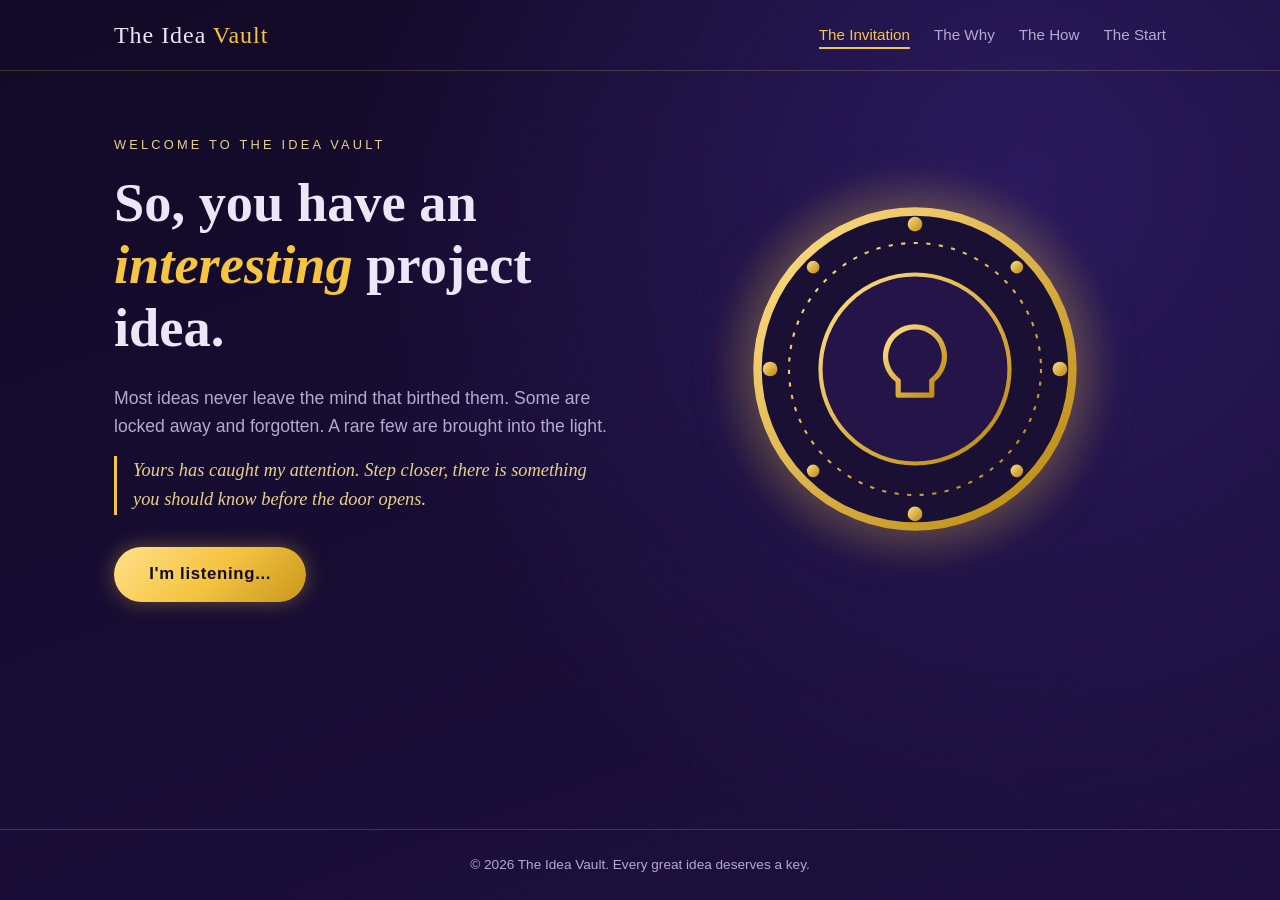
<file: index.html>
<!DOCTYPE html>
<html lang="en">
<head>
  <meta charset="UTF-8">
  <meta name="viewport" content="width=device-width, initial-scale=1.0">
  <meta name="description" content="The Idea Vault - a place where great project ideas are unlocked.">
  <title>The Idea Vault | The Invitation</title>
  <link rel="stylesheet" href="styles/home.css">
</head>
<body>

  <header class="site-header">
    <nav class="navbar" aria-label="Main navigation">
      <a href="index.html" class="logo">The Idea <span>Vault</span></a>
      <ul class="nav-links">
        <li><a href="index.html" class="active" aria-current="page">The Invitation</a></li>
        <li><a href="why.html">The Why</a></li>
        <li><a href="how.html">The How</a></li>
        <li><a href="start.html">The Start</a></li>
      </ul>
    </nav>
  </header>

  <main>
    <section class="hero">
      <div class="hero-text">
        <p class="eyebrow">Welcome to The Idea Vault</p>
        <h1>So, you have an <span class="gold">interesting</span> project idea.</h1>
        <p class="lead">
          Most ideas never leave the mind that birthed them. Some are locked away
          and forgotten. A rare few are brought into the light.
        </p>
        <p class="mystery">
          Yours has caught my attention. Step closer, there is something
          you should know before the door opens.
        </p>
        <a href="why.html" class="btn">I'm listening...</a>
      </div>

      <div class="hero-visual" aria-hidden="true">
        <svg viewBox="0 0 400 400" xmlns="http://www.w3.org/2000/svg" role="img">
          <defs>
            <radialGradient id="glow" cx="50%" cy="50%" r="50%">
              <stop offset="0%" stop-color="#f5c542" stop-opacity="0.55"/>
              <stop offset="100%" stop-color="#f5c542" stop-opacity="0"/>
            </radialGradient>
            <linearGradient id="gold" x1="0" y1="0" x2="1" y2="1">
              <stop offset="0%" stop-color="#ffe08a"/>
              <stop offset="100%" stop-color="#b8860b"/>
            </linearGradient>
          </defs>

          <!-- soft glow behind the vault -->
          <circle cx="200" cy="200" r="195" fill="url(#glow)"/>

          <!-- vault door rings -->
          <circle cx="200" cy="200" r="150" fill="#1a1033" stroke="url(#gold)" stroke-width="8"/>
          <circle cx="200" cy="200" r="120" fill="none" stroke="url(#gold)" stroke-width="2" stroke-dasharray="4 8"/>
          <circle cx="200" cy="200" r="90" fill="#241447" stroke="url(#gold)" stroke-width="4"/>

          <!-- bolts -->
          <g fill="url(#gold)">
            <circle cx="200" cy="62" r="7"/>
            <circle cx="200" cy="338" r="7"/>
            <circle cx="62" cy="200" r="7"/>
            <circle cx="338" cy="200" r="7"/>
            <circle cx="103" cy="103" r="6"/>
            <circle cx="297" cy="103" r="6"/>
            <circle cx="103" cy="297" r="6"/>
            <circle cx="297" cy="297" r="6"/>
          </g>

          <!-- light bulb (the idea) -->
          <path d="M200 160 a28 28 0 0 1 16 51 v14 h-32 v-14 a28 28 0 0 1 16 -51 z"
                fill="none" stroke="url(#gold)" stroke-width="5" stroke-linejoin="round"/>
          <line x1="187" y1="236" x2="213" y2="236" stroke="url(#gold)" stroke-width="5" stroke-linecap="round"/>
          <line x1="191" y1="247" x2="209" y2="247" stroke="url(#gold)" stroke-width="5" stroke-linecap="round"/>
        </svg>
      </div>
    </section>
  </main>

  <footer class="site-footer">
    <p>&copy; 2026 The Idea Vault. Every great idea deserves a key.</p>
  </footer>

</body>
</html>
</file>
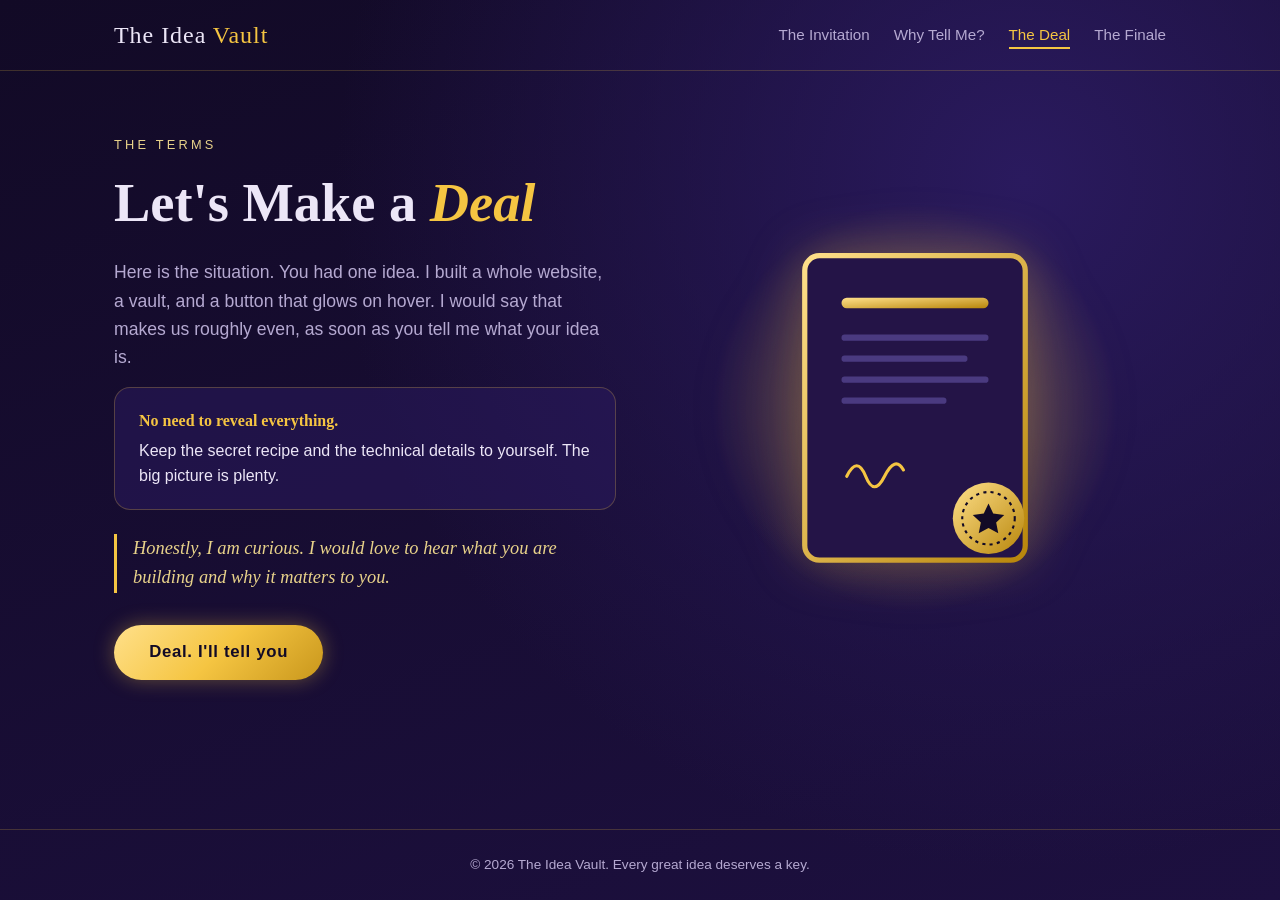
<file: deal.html>
<!DOCTYPE html>
<html lang="en">
<head>
  <meta charset="UTF-8">
  <meta name="viewport" content="width=device-width, initial-scale=1.0">
  <meta name="description" content="Let's make a deal: share your project idea with The Idea Vault.">
  <title>The Idea Vault | The Deal</title>
  <link rel="stylesheet" href="styles/home.css">
  <link rel="stylesheet" href="styles/deal.css">
</head>
<body>

  <header class="site-header">
    <nav class="navbar" aria-label="Main navigation">
      <a href="index.html" class="logo">The Idea <span>Vault</span></a>
      <ul class="nav-links">
        <li><a href="index.html">The Invitation</a></li>
        <li><a href="why.html">Why Tell Me?</a></li>
        <li><a href="deal.html" class="active" aria-current="page">The Deal</a></li>
        <li><a href="final.html">The Finale</a></li>
      </ul>
    </nav>
  </header>

  <main>
    <section class="hero">
      <div class="hero-text">
        <p class="eyebrow">The terms</p>
        <h1>Let's Make a <span class="gold">Deal</span></h1>

        <p class="lead">
          Here is the situation. You had one idea. I built a whole website,
          a vault, and a button that glows on hover. I would say that makes
          us roughly even, as soon as you tell me what your idea is.
        </p>

        <p class="deal-note">
          <strong>No need to reveal everything.</strong>
          Keep the secret recipe and the technical details to yourself.
          The big picture is plenty.
        </p>

        <p class="mystery">
          Honestly, I am curious. I would love to hear what you are
          building and why it matters to you.
        </p>

        <a href="final.html" class="btn">Deal. I'll tell you</a>
      </div>

      <div class="hero-visual deal-visual" aria-hidden="true">
        <svg viewBox="0 0 400 400" xmlns="http://www.w3.org/2000/svg" role="img">
          <defs>
            <radialGradient id="dealGlow" cx="50%" cy="50%" r="50%">
              <stop offset="0%" stop-color="#f5c542" stop-opacity="0.4"/>
              <stop offset="100%" stop-color="#f5c542" stop-opacity="0"/>
            </radialGradient>
            <linearGradient id="dealGold" x1="0" y1="0" x2="1" y2="1">
              <stop offset="0%" stop-color="#ffe08a"/>
              <stop offset="100%" stop-color="#b8860b"/>
            </linearGradient>
          </defs>

          <!-- soft glow -->
          <circle cx="200" cy="200" r="195" fill="url(#dealGlow)"/>

          <!-- contract paper -->
          <rect x="95" y="55" width="210" height="290" rx="14"
                fill="#241447" stroke="url(#dealGold)" stroke-width="5"/>

          <!-- title and text lines -->
          <rect x="130" y="95" width="140" height="10" rx="5" fill="url(#dealGold)"/>
          <g fill="#4a3a80">
            <rect x="130" y="130" width="140" height="6" rx="3"/>
            <rect x="130" y="150" width="120" height="6" rx="3"/>
            <rect x="130" y="170" width="140" height="6" rx="3"/>
            <rect x="130" y="190" width="100" height="6" rx="3"/>
          </g>

          <!-- signature line and scribble -->
          <line x1="130" y1="275" x2="230" y2="275" stroke="url(#dealGold)" stroke-width="2"/>
          <path d="M135 265 q10 -20 18 0 t18 0 t18 -6"
                fill="none" stroke="#f5c542" stroke-width="3" stroke-linecap="round"/>

          <!-- wax seal -->
          <circle cx="270" cy="305" r="34" fill="url(#dealGold)"/>
          <circle cx="270" cy="305" r="25" fill="none" stroke="#120a26" stroke-width="2" stroke-dasharray="3 4"/>
          <path d="M270 291 l4.5 9.5 10.5 1.3 -7.7 7.2 2 10.3 -9.3 -5.1 -9.3 5.1 2 -10.3 -7.7 -7.2 10.5 -1.3 z"
                fill="#120a26"/>
        </svg>
      </div>
    </section>
  </main>

  <footer class="site-footer">
    <p>&copy; 2026 The Idea Vault. Every great idea deserves a key.</p>
  </footer>

</body>
</html>
</file>
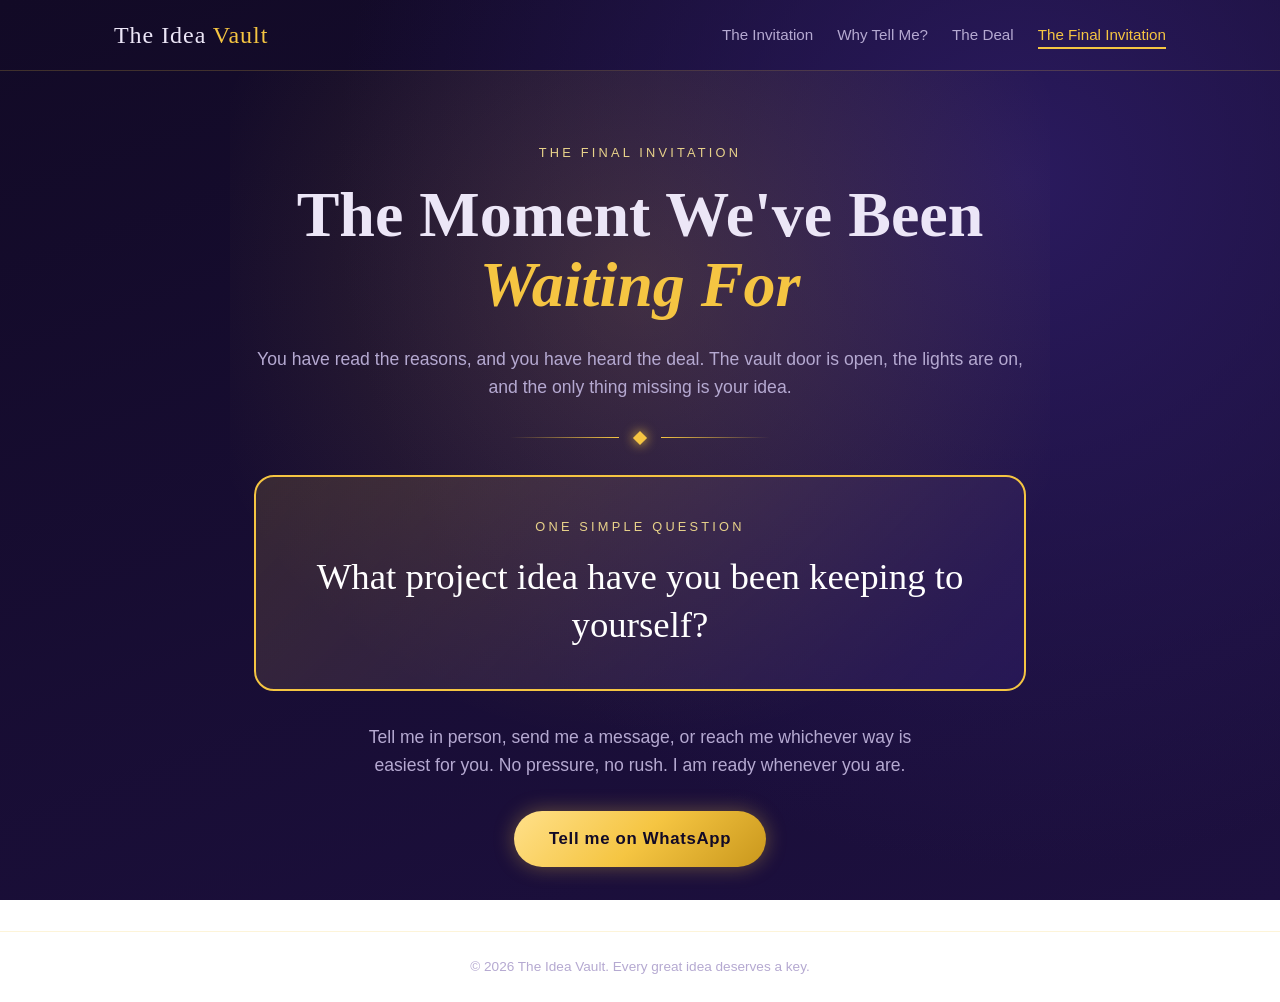
<file: final.html>
<!DOCTYPE html>
<html lang="en">
<head>
  <meta charset="UTF-8">
  <meta name="viewport" content="width=device-width, initial-scale=1.0">
  <meta name="description" content="The final invitation: tell The Idea Vault about the project idea you have been keeping to yourself.">
  <title>The Idea Vault | The Final Invitation</title>
  <link rel="stylesheet" href="styles/home.css">
  <link rel="stylesheet" href="styles/final.css">
</head>
<body>

  <header class="site-header">
    <nav class="navbar" aria-label="Main navigation">
      <a href="index.html" class="logo">The Idea <span>Vault</span></a>
      <ul class="nav-links">
        <li><a href="index.html">The Invitation</a></li>
        <li><a href="why.html">Why Tell Me?</a></li>
        <li><a href="deal.html">The Deal</a></li>
        <li><a href="final.html" class="active" aria-current="page">The Final Invitation</a></li>
      </ul>
    </nav>
  </header>

  <main>
    <section class="final">
      <p class="eyebrow">The final invitation</p>
      <h1>The Moment We've Been <span class="gold">Waiting For</span></h1>

      <p class="lead">
        You have read the reasons, and you have heard the deal. The vault
        door is open, the lights are on, and the only thing missing is
        your idea.
      </p>

      <div class="ornament" aria-hidden="true">
        <span class="ornament-gem"></span>
      </div>

      <article class="final-card">
        <p class="eyebrow">One simple question</p>
        <p class="final-question">
          What project idea have you been keeping to yourself?
        </p>
      </article>

      <p class="closing">
        Tell me in person, send me a message, or reach me whichever way
        is easiest for you. No pressure, no rush. I am ready whenever
        you are.
      </p>

      <!-- Optional: add a contact link here once you decide how to be reached, e.g.
           <a href="mailto:you@example.com" class="btn">Tell me your idea</a> -->

      <!-- <a href="index.html" class="btn-outline">Back to the beginning</a> -->
      <a href="https://wa.me/254715897071?text=Hi%2C%20I%20have%20a%20project%20idea%20to%20share%21"
        class="btn"
        target="_blank"
        rel="noopener noreferrer">Tell me on WhatsApp</a>
    </section>
    
  </main>

  <footer class="site-footer">
    <p>&copy; 2026 The Idea Vault. Every great idea deserves a key.</p>
  </footer>

</body>
</html>
</file>
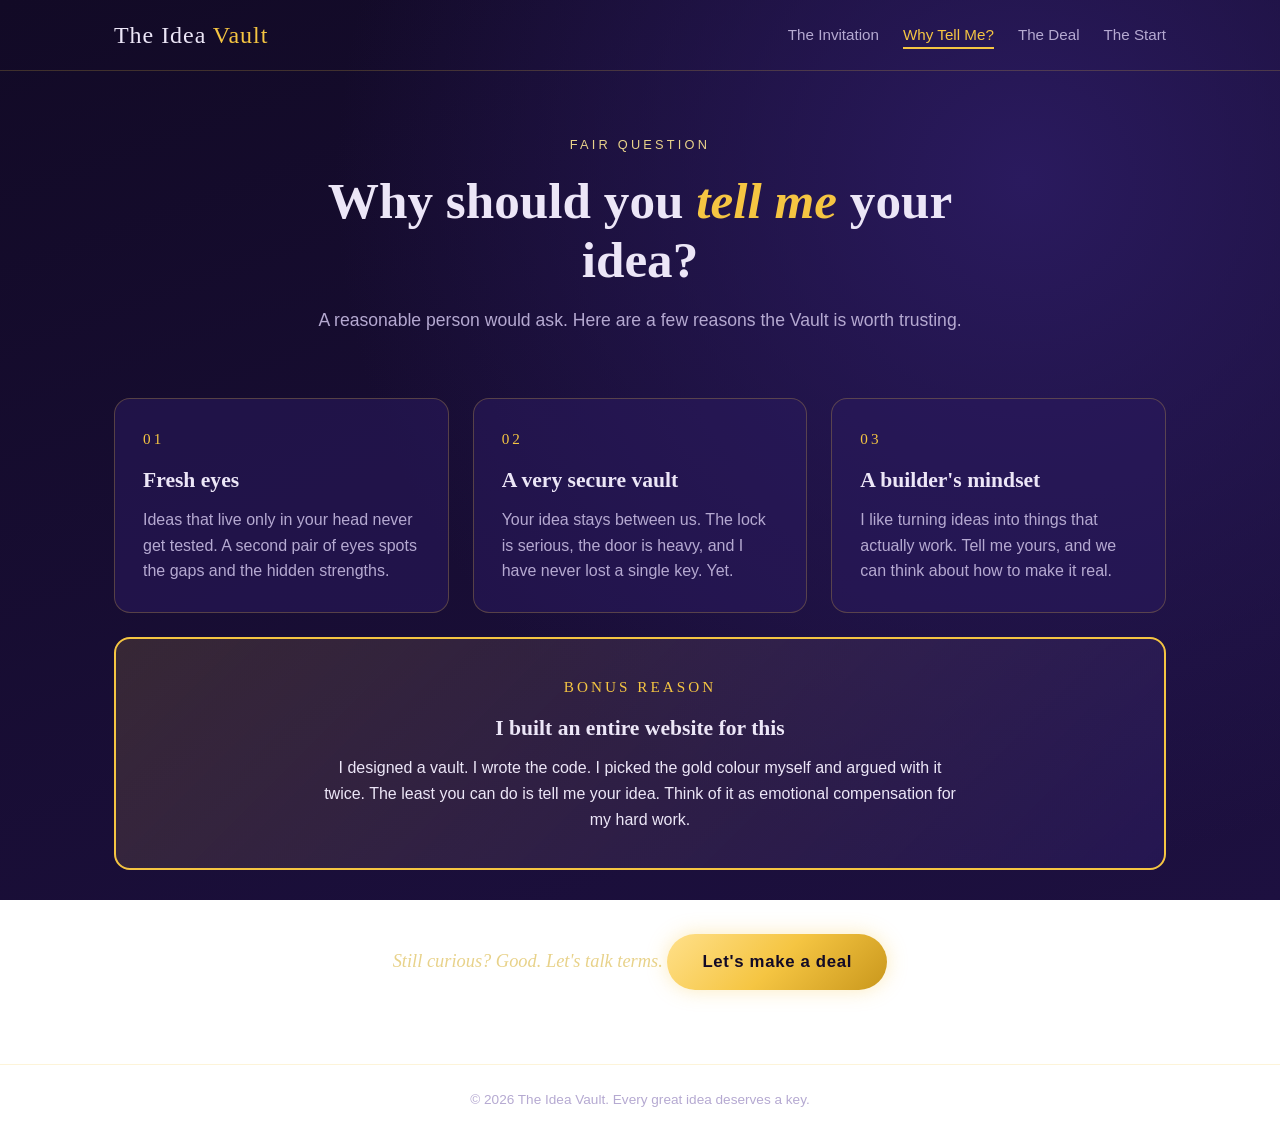
<file: why.html>
<!DOCTYPE html>
<html lang="en">
<head>
  <meta charset="UTF-8">
  <meta name="viewport" content="width=device-width, initial-scale=1.0">
  <meta name="description" content="Why you should share your project idea with The Idea Vault.">
  <title>The Idea Vault | Why Tell Me?</title>
  <link rel="stylesheet" href="styles/home.css">
  <link rel="stylesheet" href="styles/why.css">
</head>
<body>

  <header class="site-header">
    <nav class="navbar" aria-label="Main navigation">
      <a href="index.html" class="logo">The Idea <span>Vault</span></a>
      <ul class="nav-links">
        <li><a href="index.html">The Invitation</a></li>
        <li><a href="why.html" class="active" aria-current="page">Why Tell Me?</a></li>
        <li><a href="deal.html">The Deal</a></li>
        <li><a href="start.html">The Start</a></li>
      </ul>
    </nav>
  </header>

  <main>
    <section class="page-intro">
      <p class="eyebrow">Fair question</p>
      <h1>Why should you <span class="gold">tell me</span> your idea?</h1>
      <p class="lead">
        A reasonable person would ask. Here are a few reasons the Vault
        is worth trusting.
      </p>
    </section>

    <section class="cards-section" aria-label="Reasons to share your idea">
      <div class="cards">
        <article class="card">
          <span class="card-number">01</span>
          <h2>Fresh eyes</h2>
          <p>
            Ideas that live only in your head never get tested. A second
            pair of eyes spots the gaps and the hidden strengths.
          </p>
        </article>

        <article class="card">
          <span class="card-number">02</span>
          <h2>A very secure vault</h2>
          <p>
            Your idea stays between us. The lock is serious, the door is
            heavy, and I have never lost a single key. Yet.
          </p>
        </article>

        <article class="card">
          <span class="card-number">03</span>
          <h2>A builder's mindset</h2>
          <p>
            I like turning ideas into things that actually work. Tell me
            yours, and we can think about how to make it real.
          </p>
        </article>
      </div>

      <article class="card card-featured">
        <span class="card-number">Bonus reason</span>
        <h2>I built an entire website for this</h2>
        <p>
          I designed a vault. I wrote the code. I picked the gold colour
          myself and argued with it twice. The least you can do is tell
          me your idea. Think of it as emotional compensation for my
          hard work.
        </p>
      </article>
    </section>

    <section class="cta-block">
      <p class="mystery">Still curious? Good. Let's talk terms.</p>
      <a href="deal.html" class="btn">Let's make a deal</a>
    </section>
  </main>

  <footer class="site-footer">
    <p>&copy; 2026 The Idea Vault. Every great idea deserves a key.</p>
  </footer>

</body>
</html>
</file>
<file: styles/home.css>
:root {
  --bg-dark: #120a26;
  --bg-mid: #1d1040;
  --bg-light: #2a1a5e;
  --gold: #f5c542;
  --gold-soft: #e8d28a;
  --text: #ece6f7;
  --text-muted: #b5a9d1;

  --font-heading: Georgia, "Times New Roman", serif;
  --font-body: "Segoe UI", Tahoma, Arial, sans-serif;

  --max-width: 1100px;
}

*,
*::before,
*::after {
  box-sizing: border-box;
  margin: 0;
  padding: 0;
}

body {
  font-family: var(--font-body);
  color: var(--text);
  line-height: 1.6;
  min-height: 100vh;
  display: flex;
  flex-direction: column;
  background:
    radial-gradient(circle at 80% 20%, var(--bg-light) 0%, transparent 55%),
    linear-gradient(160deg, var(--bg-dark), var(--bg-mid));
  background-attachment: fixed;
}

main {
  flex: 1;
}

a {
  color: inherit;
  text-decoration: none;
}

ul {
  list-style: none;
}

.site-header {
  border-bottom: 1px solid rgba(245, 197, 66, 0.2);
}

.navbar {
  max-width: var(--max-width);
  margin: 0 auto;
  padding: 1rem 1.5rem;
  display: flex;
  justify-content: space-between;
  align-items: center;
  flex-wrap: wrap;
  gap: 0.75rem;
}

.logo {
  font-family: var(--font-heading);
  font-size: 1.5rem;
  letter-spacing: 0.04em;
}

.logo span {
  color: var(--gold);
}

.nav-links {
  display: flex;
  flex-wrap: wrap;
  gap: 1.5rem;
}

.nav-links a {
  font-size: 0.95rem;
  color: var(--text-muted);
  padding-bottom: 0.2rem;
  border-bottom: 2px solid transparent;
  transition: color 0.3s, border-color 0.3s;
}

.nav-links a:hover,
.nav-links a.active {
  color: var(--gold);
  border-bottom-color: var(--gold);
}

.hero {
  max-width: var(--max-width);
  margin: 0 auto;
  padding: 4rem 1.5rem;
  display: grid;
  grid-template-columns: 1fr 1fr;
  align-items: center;
  gap: 3rem;
}

.eyebrow {
  text-transform: uppercase;
  letter-spacing: 0.25em;
  font-size: 0.8rem;
  color: var(--gold-soft);
  margin-bottom: 1rem;
}

.hero h1 {
  font-family: var(--font-heading);
  font-size: clamp(2rem, 4.5vw, 3.4rem);
  line-height: 1.15;
  margin-bottom: 1.5rem;
}

.gold {
  color: var(--gold);
  font-style: italic;
}

.lead {
  font-size: 1.1rem;
  color: var(--text-muted);
  margin-bottom: 1rem;
}

.mystery {
  font-family: var(--font-heading);
  font-style: italic;
  font-size: 1.15rem;
  color: var(--gold-soft);
  border-left: 3px solid var(--gold);
  padding-left: 1rem;
  margin-bottom: 2rem;
}

.btn {
  display: inline-block;
  padding: 0.9rem 2.2rem;
  font-size: 1.05rem;
  font-weight: 600;
  letter-spacing: 0.04em;
  color: var(--bg-dark);
  background: linear-gradient(135deg, #ffe08a, var(--gold) 50%, #c9971c);
  border-radius: 50px;
  box-shadow: 0 0 20px rgba(245, 197, 66, 0.35);
  transition: transform 0.3s, box-shadow 0.3s;
}

.btn:hover,
.btn:focus-visible {
  transform: translateY(-3px);
  box-shadow: 0 0 32px rgba(245, 197, 66, 0.65);
}

.hero-visual {
  display: flex;
  justify-content: center;
}

.hero-visual svg {
  width: 100%;
  max-width: 420px;
  height: auto;
  filter: drop-shadow(0 0 25px rgba(245, 197, 66, 0.25));
}

.site-footer {
  text-align: center;
  padding: 1.5rem;
  font-size: 0.85rem;
  color: var(--text-muted);
  border-top: 1px solid rgba(245, 197, 66, 0.2);
}

@media (max-width: 800px) {
  .hero {
    grid-template-columns: 1fr;
    padding: 2.5rem 1.5rem;
    text-align: center;
  }

  .hero-visual {
    order: -1;
  }

  .hero-visual svg {
    max-width: 260px;
  }

  .mystery {
    border-left: none;
    padding-left: 0;
  }

  .navbar {
    justify-content: center;
  }

  .nav-links {
    justify-content: center;
    gap: 1rem;
  }
}
</file>
<file: styles/deal.css>
/* =========================================================
   Page 3: The Deal (deal.html)
   ========================================================= */

/* ---------- Reassurance note ---------- */
.deal-note {
  background: rgba(42, 26, 94, 0.55);
  border: 1px solid rgba(245, 197, 66, 0.25);
  border-radius: 16px;
  padding: 1.25rem 1.5rem;
  margin-bottom: 1.5rem;
  color: var(--text);
}

.deal-note strong {
  display: block;
  font-family: var(--font-heading);
  color: var(--gold);
  margin-bottom: 0.25rem;
}

/* ---------- Gentle floating contract ---------- */
.deal-visual svg {
  animation: float 6s ease-in-out infinite;
}

@keyframes float {
  0%, 100% { transform: translateY(0); }
  50%      { transform: translateY(-10px); }
}

@media (prefers-reduced-motion: reduce) {
  .deal-visual svg {
    animation: none;
  }
}
</file>
<file: styles/final.css>
/* =========================================================
   Page 4: The Final Invitation (final.html)
   ========================================================= */

/* ---------- Celebratory centered layout ---------- */
.final {
  max-width: 820px;
  margin: 0 auto;
  padding: 4.5rem 1.5rem 4rem;
  text-align: center;
  background: radial-gradient(circle at 50% 25%, rgba(245, 197, 66, 0.16), transparent 60%);
}

.final h1 {
  font-family: var(--font-heading);
  font-size: clamp(2.2rem, 5.5vw, 4rem);
  line-height: 1.1;
  margin-bottom: 1.5rem;
}

/* ---------- Gold ornament divider ---------- */
.ornament {
  display: flex;
  align-items: center;
  gap: 1rem;
  max-width: 260px;
  margin: 2rem auto;
}

.ornament::before,
.ornament::after {
  content: "";
  flex: 1;
  height: 1px;
  background: linear-gradient(90deg, transparent, var(--gold));
}

.ornament::after {
  background: linear-gradient(270deg, transparent, var(--gold));
}

.ornament-gem {
  width: 10px;
  height: 10px;
  background: var(--gold);
  transform: rotate(45deg);
  box-shadow: 0 0 12px var(--gold);
}

/* ---------- The invitation card ---------- */
.final-card {
  background: linear-gradient(135deg, rgba(245, 197, 66, 0.14), rgba(42, 26, 94, 0.65));
  border: 2px solid var(--gold);
  border-radius: 20px;
  padding: 2.5rem 2rem;
  margin-bottom: 2rem;
  animation: glow 4s ease-in-out infinite;
}

.final-question {
  font-family: var(--font-heading);
  font-size: clamp(1.5rem, 3.6vw, 2.3rem);
  line-height: 1.3;
  color: #fff;
}

@keyframes glow {
  0%, 100% { box-shadow: 0 0 18px rgba(245, 197, 66, 0.25); }
  50%      { box-shadow: 0 0 40px rgba(245, 197, 66, 0.55); }
}

/* ---------- Closing message & secondary button ---------- */
.closing {
  max-width: 560px;
  margin: 0 auto 2rem;
  color: var(--text-muted);
  font-size: 1.1rem;
}

.btn-outline {
  display: inline-block;
  padding: 0.75rem 1.8rem;
  border: 2px solid var(--gold);
  border-radius: 50px;
  color: var(--gold);
  font-weight: 600;
  transition: background 0.3s, color 0.3s;
}

.btn-outline:hover,
.btn-outline:focus-visible {
  background: var(--gold);
  color: var(--bg-dark);
}

@media (max-width: 800px) {
  .final {
    padding: 2.5rem 1.5rem 3rem;
  }

  .final-card {
    padding: 1.75rem 1.25rem;
  }
}

@media (prefers-reduced-motion: reduce) {
  .final-card {
    animation: none;
  }
}
</file>
<file: styles/why.css>
/* =========================================================
   Page 2: Why Tell Me? (why.html)
   ========================================================= */

/* ---------- Page intro ---------- */
.page-intro {
  max-width: 760px;
  margin: 0 auto;
  padding: 4rem 1.5rem 2rem;
  text-align: center;
}

.page-intro h1 {
  font-family: var(--font-heading);
  font-size: clamp(2rem, 4.5vw, 3.2rem);
  line-height: 1.15;
  margin-bottom: 1rem;
}

/* ---------- Cards ---------- */
.cards-section {
  max-width: var(--max-width);
  margin: 0 auto;
  padding: 1rem 1.5rem 2rem;
}

.cards {
  display: grid;
  grid-template-columns: repeat(auto-fit, minmax(240px, 1fr));
  gap: 1.5rem;
  margin-bottom: 1.5rem;
}

.card {
  background: rgba(42, 26, 94, 0.55);
  border: 1px solid rgba(245, 197, 66, 0.25);
  border-radius: 16px;
  padding: 1.75rem;
  transition: transform 0.3s, border-color 0.3s, box-shadow 0.3s;
}

.card:hover {
  transform: translateY(-6px);
  border-color: var(--gold);
  box-shadow: 0 10px 30px rgba(245, 197, 66, 0.18);
}

.card-number {
  display: block;
  font-family: var(--font-heading);
  font-size: 0.95rem;
  letter-spacing: 0.2em;
  text-transform: uppercase;
  color: var(--gold);
  margin-bottom: 0.75rem;
}

.card h2 {
  font-family: var(--font-heading);
  font-size: 1.35rem;
  margin-bottom: 0.6rem;
}

.card p {
  color: var(--text-muted);
}

/* Highlighted, humorous card */
.card-featured {
  background:
    linear-gradient(135deg, rgba(245, 197, 66, 0.14), rgba(42, 26, 94, 0.6));
  border: 2px solid var(--gold);
  text-align: center;
  padding: 2.25rem 1.75rem;
}

.card-featured p {
  max-width: 640px;
  margin: 0 auto;
  color: var(--text);
}

/* ---------- Call to action block ---------- */
.cta-block {
  text-align: center;
  padding: 2rem 1.5rem 4rem;
}

.cta-block .mystery {
  display: inline-block;
  border-left: none;
  padding-left: 0;
  margin-bottom: 1.5rem;
}

/* ---------- Responsive tweaks ---------- */
@media (max-width: 800px) {
  .page-intro {
    padding: 2.5rem 1.5rem 1rem;
  }

  .card-featured {
    padding: 1.75rem 1.25rem;
  }
}
</file>
